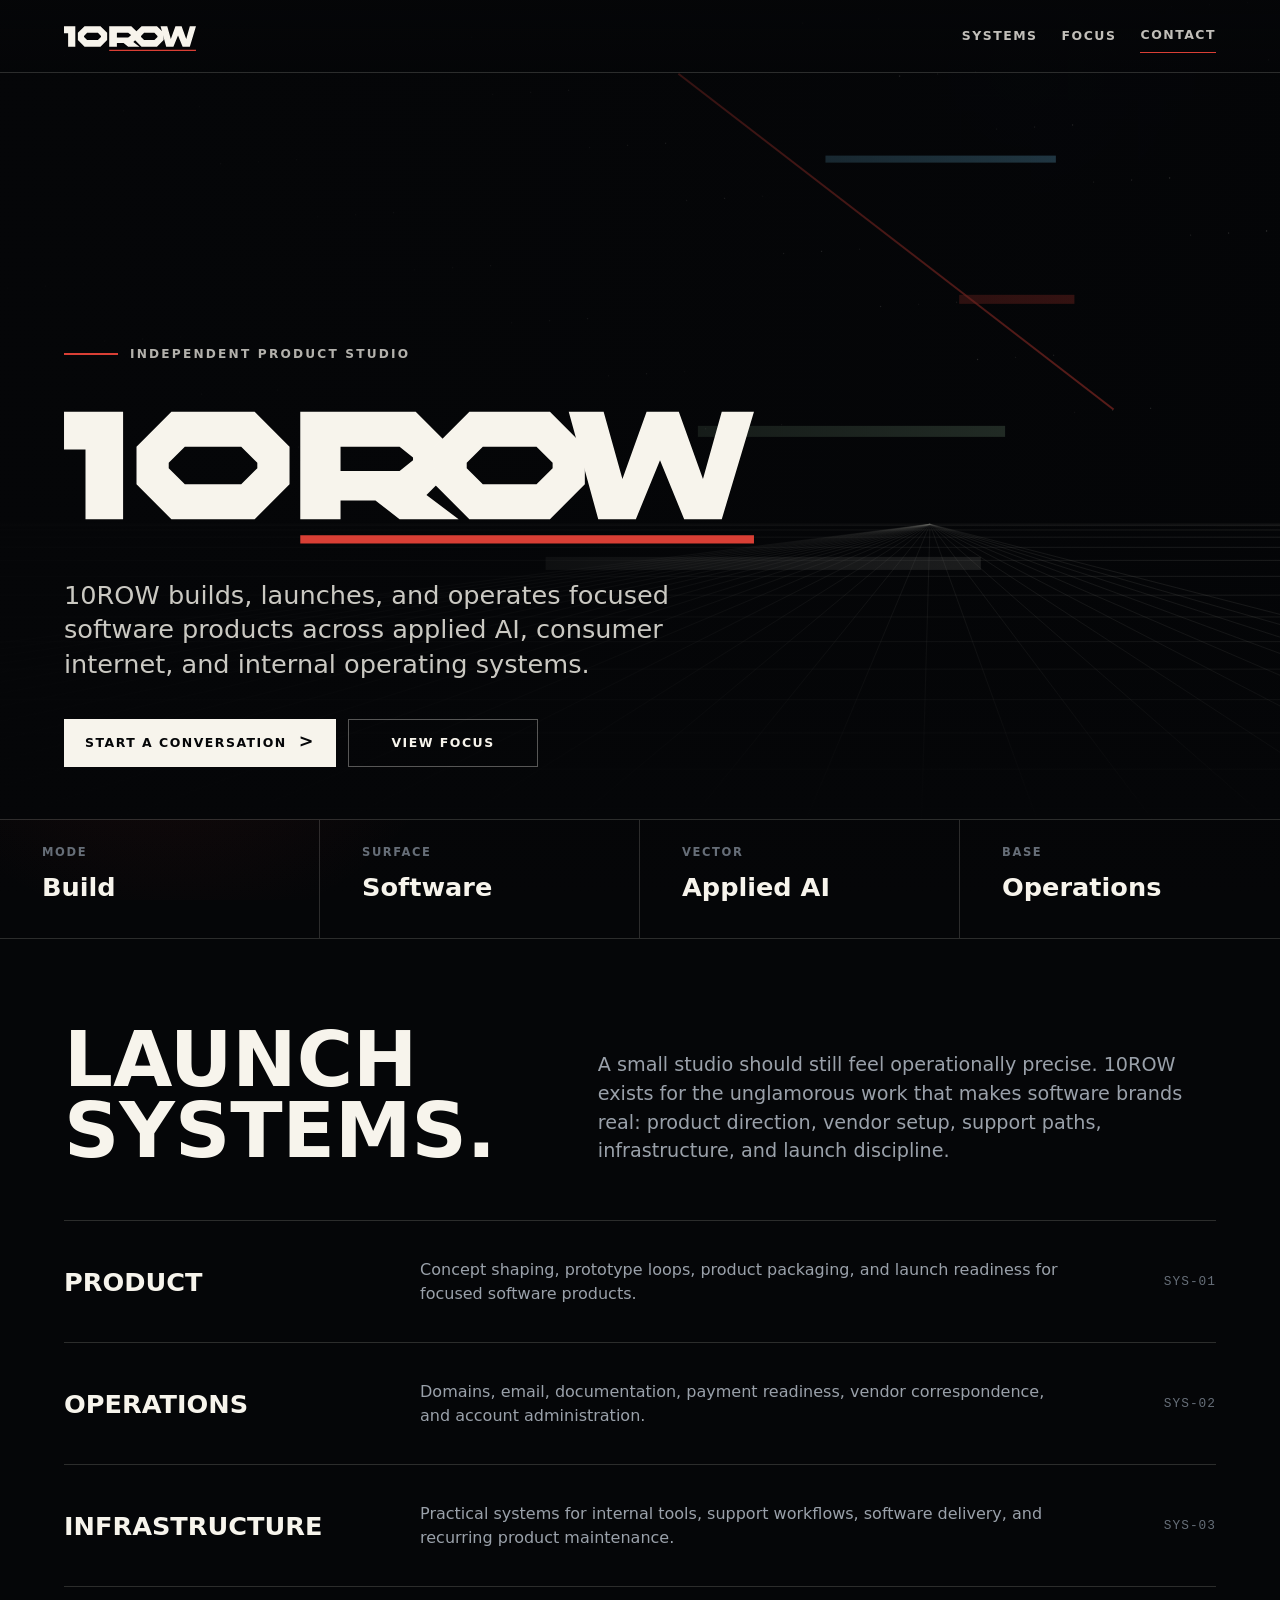
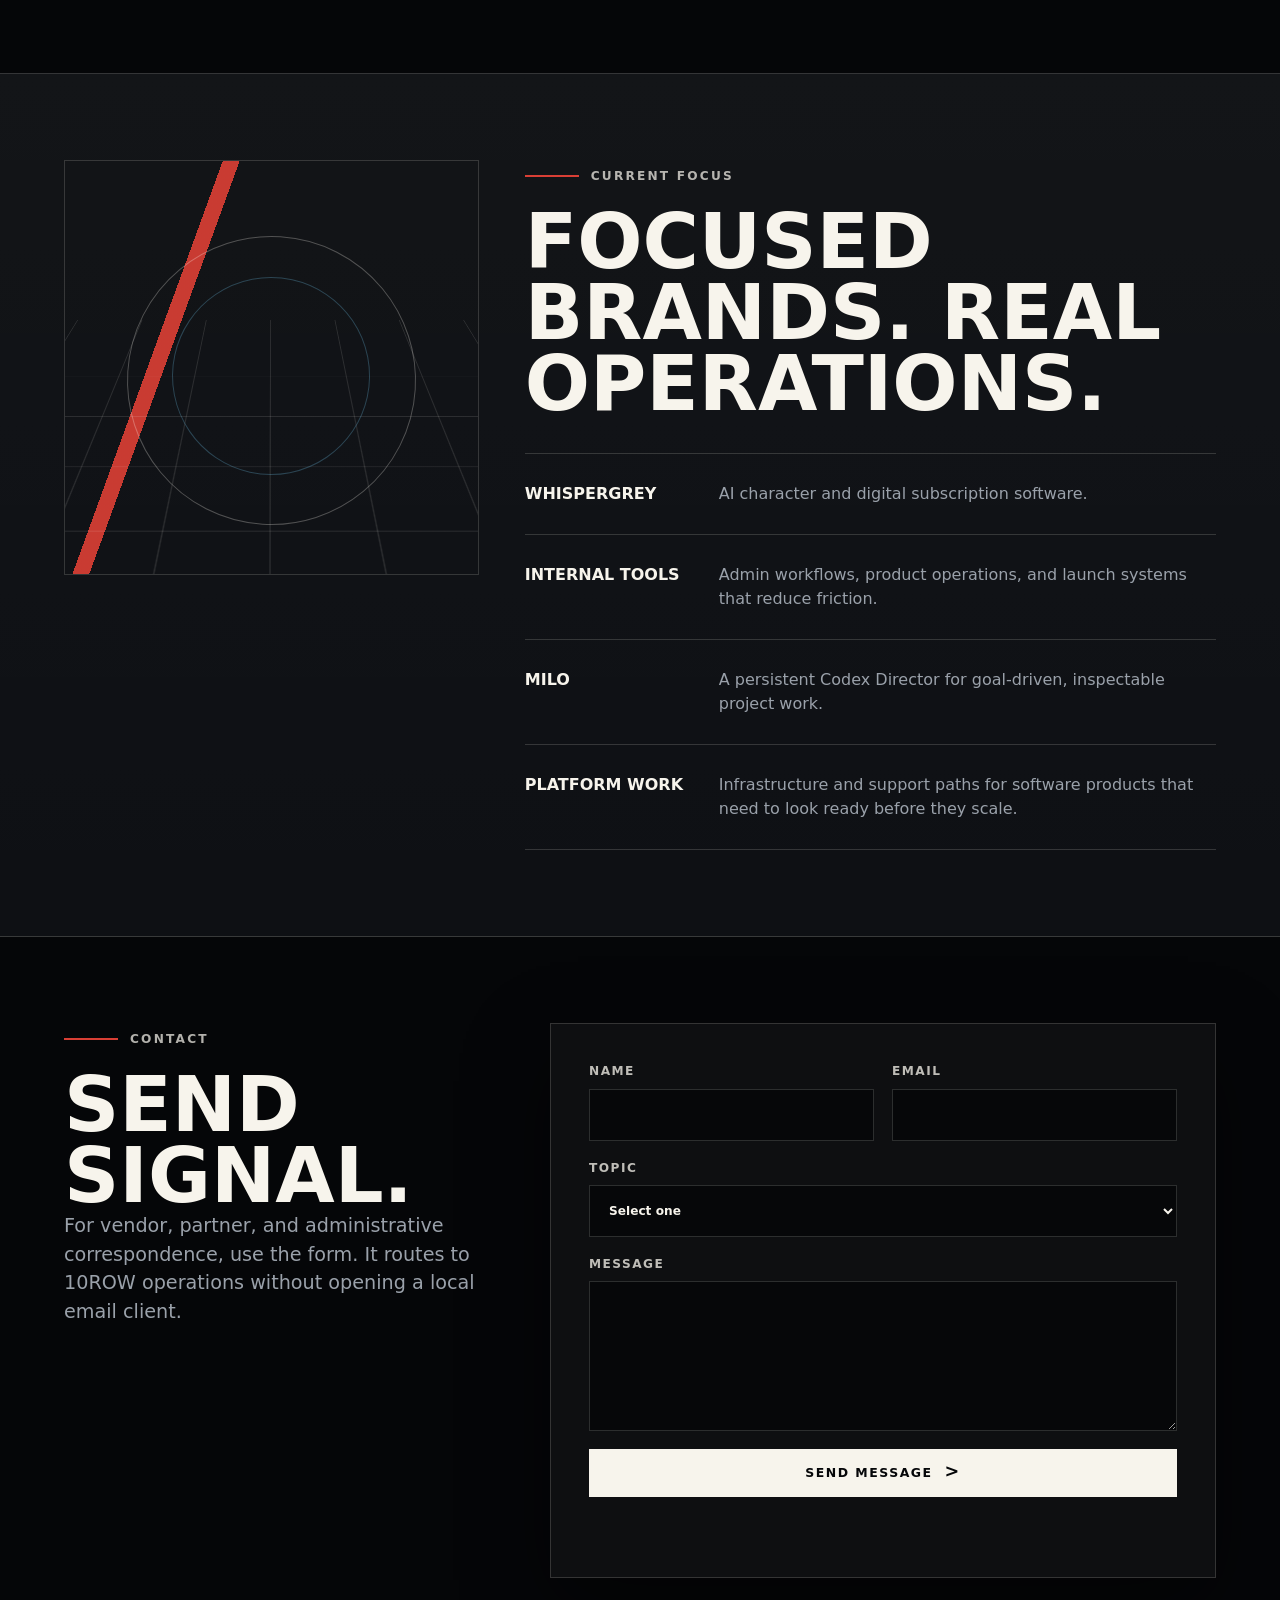
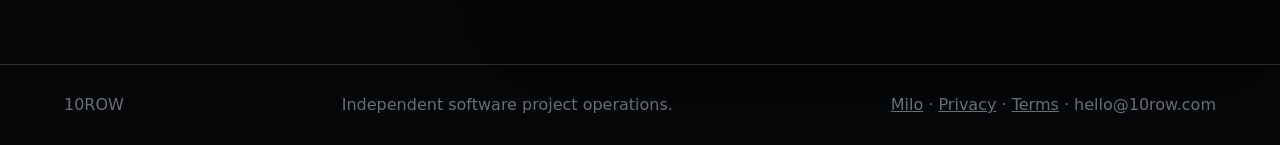
<file: index.html>
<!doctype html>
<html lang="en">
  <head>
    <meta charset="utf-8">
    <meta name="viewport" content="width=device-width, initial-scale=1">
    <title>10ROW</title>
    <meta name="description" content="10ROW is an independent product studio building and operating focused software businesses.">
    <meta property="og:title" content="10ROW">
    <meta property="og:description" content="An independent product studio for focused software products, applied AI, and operating systems.">
    <meta property="og:type" content="website">
    <meta name="theme-color" content="#050608">
    <link rel="icon" type="image/svg+xml" href="assets/10row-mark.svg">
    <style>
      :root {
        color-scheme: dark;
        --black: #050608;
        --black-2: #090b0f;
        --ink: #f7f4ec;
        --muted: #9aa1aa;
        --dim: #666e78;
        --line: rgba(247, 244, 236, 0.16);
        --line-strong: rgba(247, 244, 236, 0.34);
        --red: #d93f35;
        --cyan: #7ad5ff;
        --green: #9ac59d;
        --gold: #d2b26d;
        --panel: rgba(255, 255, 255, 0.055);
        --shadow: 0 30px 80px rgba(0, 0, 0, 0.48);
      }

      * {
        box-sizing: border-box;
      }

      html {
        background: var(--black);
        color: var(--ink);
        font-family: "Aptos", "Inter", "Segoe UI", system-ui, -apple-system, BlinkMacSystemFont, sans-serif;
        line-height: 1.5;
        scroll-behavior: smooth;
        text-size-adjust: 100%;
      }

      body {
        margin: 0;
        min-width: 320px;
        overflow-x: hidden;
      }

      body::before {
        background:
          linear-gradient(90deg, rgba(255, 255, 255, 0.04) 1px, transparent 1px),
          linear-gradient(0deg, rgba(255, 255, 255, 0.035) 1px, transparent 1px);
        background-size: 96px 96px;
        content: "";
        inset: 0;
        opacity: 0.34;
        pointer-events: none;
        position: fixed;
        z-index: -2;
      }

      body::after {
        background:
          radial-gradient(circle at 80% 8%, rgba(122, 213, 255, 0.12), transparent 28%),
          radial-gradient(circle at 14% 70%, rgba(217, 63, 53, 0.11), transparent 24%),
          linear-gradient(180deg, transparent 0%, rgba(5, 6, 8, 0.8) 58%, var(--black) 100%);
        content: "";
        inset: 0;
        pointer-events: none;
        position: fixed;
        z-index: -1;
      }

      a {
        color: inherit;
      }

      button,
      input,
      textarea,
      select {
        font: inherit;
      }

      button {
        cursor: pointer;
      }

      .site-header {
        align-items: center;
        background: linear-gradient(180deg, rgba(5, 6, 8, 0.92), rgba(5, 6, 8, 0.62));
        border-bottom: 1px solid var(--line);
        display: flex;
        gap: 28px;
        justify-content: space-between;
        left: 0;
        padding: 18px clamp(20px, 5vw, 72px);
        position: fixed;
        right: 0;
        top: 0;
        z-index: 20;
      }

      .wordmark {
        align-items: center;
        display: inline-flex;
        gap: 14px;
        min-height: 36px;
        text-decoration: none;
      }

      .wordmark svg {
        display: block;
        height: auto;
        width: 132px;
      }

      .wordmark .mark-line {
        transform-origin: center;
      }

      .site-nav {
        align-items: center;
        display: flex;
        gap: 24px;
      }

      .site-nav a,
      .nav-button {
        background: transparent;
        border: 0;
        color: rgba(247, 244, 236, 0.78);
        font-size: 0.78rem;
        font-weight: 760;
        letter-spacing: 0.12em;
        line-height: 1;
        padding: 10px 0;
        text-decoration: none;
        text-transform: uppercase;
      }

      .site-nav a:hover,
      .nav-button:hover {
        color: var(--ink);
      }

      .nav-button {
        border-bottom: 1px solid var(--red);
      }

      .hero {
        align-items: end;
        display: flex;
        min-height: 91vh;
        overflow: hidden;
        padding: 124px clamp(20px, 5vw, 72px) 52px;
        position: relative;
      }

      .hero-canvas {
        height: 100%;
        inset: 0;
        opacity: 0.95;
        pointer-events: none;
        position: absolute;
        width: 100%;
      }

      .hero::after {
        background:
          linear-gradient(90deg, rgba(5, 6, 8, 0.94) 0%, rgba(5, 6, 8, 0.76) 42%, rgba(5, 6, 8, 0.18) 100%),
          linear-gradient(180deg, transparent 0%, rgba(5, 6, 8, 0.22) 70%, var(--black) 100%);
        content: "";
        inset: 0;
        pointer-events: none;
        position: absolute;
      }

      .hero-inner {
        max-width: 920px;
        position: relative;
        z-index: 1;
      }

      .kicker {
        align-items: center;
        color: rgba(247, 244, 236, 0.72);
        display: inline-flex;
        font-size: 0.76rem;
        font-weight: 790;
        gap: 12px;
        letter-spacing: 0.18em;
        margin: 0 0 22px;
        text-transform: uppercase;
      }

      .kicker::before {
        background: var(--red);
        content: "";
        display: inline-block;
        height: 2px;
        width: 54px;
      }

      .hero-logo-title {
        margin: 0;
        width: min(100%, 700px);
      }

      .hero-wordmark {
        display: block;
        height: auto;
        width: 100%;
      }

      .hero-copy {
        color: rgba(247, 244, 236, 0.82);
        font-size: clamp(1.1rem, 2vw, 1.65rem);
        line-height: 1.34;
        margin: 32px 0 0;
        max-width: 690px;
      }

      .hero-actions {
        align-items: center;
        display: flex;
        flex-wrap: wrap;
        gap: 12px;
        margin-top: 38px;
      }

      .button {
        align-items: center;
        background: var(--ink);
        border: 1px solid var(--ink);
        color: var(--black);
        display: inline-flex;
        font-size: 0.78rem;
        font-weight: 840;
        gap: 12px;
        justify-content: center;
        letter-spacing: 0.12em;
        min-height: 48px;
        min-width: 190px;
        padding: 0 20px;
        text-decoration: none;
        text-transform: uppercase;
        transition: background 180ms ease, color 180ms ease, border-color 180ms ease, transform 180ms ease;
      }

      .button:hover {
        transform: translateY(-2px);
      }

      .button.secondary {
        background: transparent;
        border-color: var(--line-strong);
        color: var(--ink);
      }

      .button.secondary:hover {
        border-color: var(--ink);
      }

      .button .arrow {
        display: inline-block;
        font-size: 1.1rem;
        line-height: 1;
        transform: translateY(-1px);
      }

      .mission-strip {
        border-bottom: 1px solid var(--line);
        border-top: 1px solid var(--line);
        display: grid;
        grid-template-columns: repeat(4, minmax(0, 1fr));
        position: relative;
        z-index: 2;
      }

      .mission-cell {
        border-right: 1px solid var(--line);
        min-height: 118px;
        padding: 24px clamp(20px, 5vw, 42px);
      }

      .mission-cell:last-child {
        border-right: 0;
      }

      .mission-cell span {
        color: var(--dim);
        display: block;
        font-size: 0.72rem;
        font-weight: 780;
        letter-spacing: 0.14em;
        margin-bottom: 12px;
        text-transform: uppercase;
      }

      .mission-cell strong {
        color: var(--ink);
        display: block;
        font-size: clamp(1.18rem, 2vw, 1.85rem);
        line-height: 1.1;
      }

      .section {
        padding: 86px clamp(20px, 5vw, 72px);
      }

      .section-inner {
        margin: 0 auto;
        max-width: 1240px;
      }

      .section-head {
        align-items: end;
        display: grid;
        gap: 28px;
        grid-template-columns: minmax(0, 0.9fr) minmax(320px, 1.1fr);
        margin-bottom: 54px;
      }

      h2 {
        font-size: clamp(2.6rem, 6vw, 6.7rem);
        font-weight: 890;
        letter-spacing: 0;
        line-height: 0.92;
        margin: 0;
        text-transform: uppercase;
      }

      .lead {
        color: var(--muted);
        font-size: clamp(1rem, 1.5vw, 1.2rem);
        margin: 0;
        max-width: 720px;
      }

      .systems {
        border-top: 1px solid var(--line);
      }

      .system-row {
        align-items: center;
        border-bottom: 1px solid var(--line);
        display: grid;
        gap: 28px;
        grid-template-columns: 0.55fr 1.2fr auto;
        min-height: 122px;
        padding: 28px 0;
      }

      .system-row h3 {
        font-size: clamp(1.2rem, 2vw, 2rem);
        letter-spacing: 0;
        margin: 0;
        text-transform: uppercase;
      }

      .system-row p {
        color: var(--muted);
        margin: 0;
        max-width: 650px;
      }

      .system-code {
        color: var(--dim);
        font-family: "SFMono-Regular", Consolas, monospace;
        font-size: 0.8rem;
        justify-self: end;
        letter-spacing: 0.08em;
      }

      .dark-band {
        background:
          linear-gradient(180deg, rgba(255, 255, 255, 0.04), rgba(255, 255, 255, 0.018)),
          var(--black-2);
        border-bottom: 1px solid var(--line);
        border-top: 1px solid var(--line);
      }

      .focus-layout {
        display: grid;
        gap: 46px;
        grid-template-columns: minmax(280px, 0.75fr) minmax(0, 1.25fr);
      }

      .focus-visual {
        aspect-ratio: 1 / 1;
        border: 1px solid var(--line);
        min-height: 340px;
        overflow: hidden;
        position: relative;
      }

      .focus-visual::before {
        background:
          linear-gradient(90deg, transparent 0 18%, rgba(247, 244, 236, 0.12) 18% 18.35%, transparent 18.35% 100%),
          linear-gradient(0deg, transparent 0 18%, rgba(247, 244, 236, 0.12) 18% 18.35%, transparent 18.35% 100%);
        background-size: 74px 74px;
        content: "";
        inset: -30px;
        position: absolute;
        transform: perspective(680px) rotateX(62deg) translateY(120px);
      }

      .focus-visual::after {
        background: linear-gradient(110deg, transparent 0 28%, rgba(217, 63, 53, 0.92) 28% 31%, transparent 31% 100%);
        content: "";
        inset: 0;
        mix-blend-mode: screen;
        position: absolute;
      }

      .orbit {
        border: 1px solid rgba(247, 244, 236, 0.28);
        border-radius: 999px;
        height: 70%;
        left: 15%;
        position: absolute;
        top: 18%;
        transform: rotate(-18deg);
        width: 70%;
      }

      .orbit:nth-child(2) {
        border-color: rgba(122, 213, 255, 0.26);
        height: 48%;
        left: 26%;
        top: 28%;
        transform: rotate(34deg);
        width: 48%;
      }

      .focus-list {
        border-top: 1px solid var(--line);
      }

      .focus-item {
        border-bottom: 1px solid var(--line);
        display: grid;
        gap: 24px;
        grid-template-columns: 170px minmax(0, 1fr);
        padding: 28px 0;
      }

      .focus-item strong {
        color: var(--ink);
        font-size: 1rem;
        text-transform: uppercase;
      }

      .focus-item span {
        color: var(--muted);
      }

      .contact-layout {
        display: grid;
        gap: 42px;
        grid-template-columns: minmax(280px, 0.8fr) minmax(320px, 1.2fr);
      }

      .contact-panel {
        background: rgba(255, 255, 255, 0.04);
        border: 1px solid var(--line);
        box-shadow: var(--shadow);
        padding: clamp(22px, 4vw, 38px);
      }

      .contact-form {
        display: grid;
        gap: 18px;
      }

      .field-grid {
        display: grid;
        gap: 18px;
        grid-template-columns: repeat(2, minmax(0, 1fr));
      }

      label {
        color: rgba(247, 244, 236, 0.76);
        display: grid;
        font-size: 0.76rem;
        font-weight: 780;
        gap: 8px;
        letter-spacing: 0.12em;
        text-transform: uppercase;
      }

      input,
      textarea,
      select {
        background: rgba(5, 6, 8, 0.76);
        border: 1px solid var(--line);
        border-radius: 0;
        color: var(--ink);
        min-height: 52px;
        outline: none;
        padding: 14px 15px;
        width: 100%;
      }

      textarea {
        min-height: 150px;
        resize: vertical;
      }

      input:focus,
      textarea:focus,
      select:focus {
        border-color: rgba(122, 213, 255, 0.7);
        box-shadow: 0 0 0 3px rgba(122, 213, 255, 0.12);
      }

      .form-status {
        color: var(--muted);
        font-size: 0.92rem;
        min-height: 24px;
      }

      .footer {
        border-top: 1px solid var(--line);
        color: var(--dim);
        display: flex;
        flex-wrap: wrap;
        gap: 12px 28px;
        justify-content: space-between;
        padding: 28px clamp(20px, 5vw, 72px);
      }

      .drawer {
        align-items: stretch;
        background: rgba(5, 6, 8, 0.76);
        display: none;
        inset: 0;
        justify-content: end;
        position: fixed;
        z-index: 80;
      }

      .drawer.open {
        display: flex;
      }

      .drawer-panel {
        background: var(--black);
        border-left: 1px solid var(--line-strong);
        box-shadow: var(--shadow);
        max-width: 620px;
        overflow-y: auto;
        padding: 28px;
        width: min(100%, 620px);
      }

      .drawer-head {
        align-items: center;
        display: flex;
        justify-content: space-between;
        margin-bottom: 34px;
      }

      .icon-button {
        align-items: center;
        background: transparent;
        border: 1px solid var(--line);
        color: var(--ink);
        display: inline-flex;
        height: 44px;
        justify-content: center;
        width: 44px;
      }

      .icon-button:hover {
        border-color: var(--ink);
      }

      .close-icon {
        display: block;
        height: 18px;
        position: relative;
        width: 18px;
      }

      .close-icon::before,
      .close-icon::after {
        background: currentColor;
        content: "";
        height: 2px;
        left: 0;
        position: absolute;
        top: 8px;
        width: 18px;
      }

      .close-icon::before {
        transform: rotate(45deg);
      }

      .close-icon::after {
        transform: rotate(-45deg);
      }

      .reveal {
        opacity: 0;
        transform: translateY(24px);
        transition: opacity 700ms ease, transform 700ms ease;
      }

      .reveal.visible {
        opacity: 1;
        transform: translateY(0);
      }

      @media (max-width: 920px) {
        .site-header {
          padding: 16px 20px;
        }

        .wordmark svg {
          width: 124px;
        }

        .site-nav {
          gap: 16px;
        }

        .site-nav a:first-child {
          display: none;
        }

        .hero {
          min-height: 88vh;
          padding: 108px 20px 46px;
        }

        .hero-logo-title {
          width: min(100%, 520px);
        }

        .mission-strip,
        .section-head,
        .focus-layout,
        .contact-layout,
        .field-grid {
          grid-template-columns: 1fr;
        }

        .mission-cell {
          border-bottom: 1px solid var(--line);
          border-right: 0;
          min-height: 96px;
        }

        .mission-cell:last-child {
          border-bottom: 0;
        }

        .section {
          padding: 64px 20px;
        }

        .system-row {
          align-items: start;
          grid-template-columns: 1fr;
          min-height: 0;
        }

        .system-code {
          justify-self: start;
        }

        .focus-item {
          grid-template-columns: 1fr;
        }
      }

      @media (max-width: 540px) {
        .site-nav a {
          display: none;
        }

        .nav-button {
          font-size: 0.72rem;
        }

        .hero-actions .button {
          width: 100%;
        }

        .drawer-panel {
          padding: 22px 20px;
        }
      }

      @media (prefers-reduced-motion: reduce) {
        html {
          scroll-behavior: auto;
        }

        .reveal,
        .button {
          transition: none;
        }

        .hero-canvas {
          display: none;
        }
      }
    </style>
  </head>
  <body>
    <svg aria-hidden="true" style="height:0;position:absolute;width:0;">
      <symbol id="logo-10row" viewBox="0 0 257 60">
        <path d="M8 50V10h14v40H8ZM0 24V10h22v14H0Z" fill="#f7f4ec"></path>
        <path fill-rule="evenodd" d="M40 10h31l13 13v14L71 50H40L27 37V23L40 10Zm5 13-6 6v2l6 6h21l6-6v-2l-6-6H45Z" fill="#f7f4ec"></path>
        <path fill-rule="evenodd" d="M88 10h43l12 12v11l-8 8 12 9h-22l-9-7h-13v7H88V10Zm15 13v9h22l5-4v-1l-5-4h-22Z" fill="#f7f4ec"></path>
        <path fill-rule="evenodd" d="M151 10h30l13 13v14l-13 13h-30l-13-13V23l13-13Zm5 13-6 6v2l6 6h20l6-6v-2l-6-6h-20Z" fill="#f7f4ec"></path>
        <path d="M188 10h13l7 25 9-25h12l9 25 7-25h12l-12 40h-14l-9-22-9 22h-14l-11-40Z" fill="#f7f4ec"></path>
        <path class="mark-line" d="M88 56h169v3H88z" fill="#d93f35"></path>
      </symbol>
    </svg>

    <header class="site-header" aria-label="Primary navigation">
      <a class="wordmark" href="#top" aria-label="10ROW home">
        <svg viewBox="0 0 257 60" role="img" aria-label="10ROW">
          <use href="#logo-10row"></use>
        </svg>
      </a>
      <nav class="site-nav" aria-label="Site navigation">
        <a href="#systems">Systems</a>
        <a href="#focus">Focus</a>
        <button class="nav-button" type="button" data-open-contact>Contact</button>
      </nav>
    </header>

    <main id="top">
      <section class="hero" aria-label="10ROW overview">
        <canvas class="hero-canvas" id="heroCanvas" aria-hidden="true"></canvas>
        <div class="hero-inner">
          <p class="kicker">Independent product studio</p>
          <h1 class="hero-logo-title" aria-label="10ROW">
            <svg class="hero-wordmark" viewBox="0 0 257 60" role="img" aria-label="10ROW">
              <use href="#logo-10row"></use>
            </svg>
          </h1>
          <p class="hero-copy">10ROW builds, launches, and operates focused software products across applied AI, consumer internet, and internal operating systems.</p>
          <div class="hero-actions">
            <button class="button" type="button" data-open-contact>
              Start a conversation <span class="arrow" aria-hidden="true">></span>
            </button>
            <a class="button secondary" href="#focus">View focus</a>
          </div>
        </div>
      </section>

      <section class="mission-strip" aria-label="Operating summary">
        <div class="mission-cell">
          <span>Mode</span>
          <strong>Build</strong>
        </div>
        <div class="mission-cell">
          <span>Surface</span>
          <strong>Software</strong>
        </div>
        <div class="mission-cell">
          <span>Vector</span>
          <strong>Applied AI</strong>
        </div>
        <div class="mission-cell">
          <span>Base</span>
          <strong>Operations</strong>
        </div>
      </section>

      <section class="section" id="systems">
        <div class="section-inner">
          <div class="section-head reveal">
            <h2>Launch systems.</h2>
            <p class="lead">A small studio should still feel operationally precise. 10ROW exists for the unglamorous work that makes software brands real: product direction, vendor setup, support paths, infrastructure, and launch discipline.</p>
          </div>
          <div class="systems">
            <article class="system-row reveal">
              <h3>Product</h3>
              <p>Concept shaping, prototype loops, product packaging, and launch readiness for focused software products.</p>
              <span class="system-code">SYS-01</span>
            </article>
            <article class="system-row reveal">
              <h3>Operations</h3>
              <p>Domains, email, documentation, payment readiness, vendor correspondence, and account administration.</p>
              <span class="system-code">SYS-02</span>
            </article>
            <article class="system-row reveal">
              <h3>Infrastructure</h3>
              <p>Practical systems for internal tools, support workflows, software delivery, and recurring product maintenance.</p>
              <span class="system-code">SYS-03</span>
            </article>
          </div>
        </div>
      </section>

      <section class="section dark-band" id="focus">
        <div class="section-inner focus-layout">
          <div class="focus-visual reveal" aria-hidden="true">
            <span class="orbit"></span>
            <span class="orbit"></span>
          </div>
          <div>
            <div class="section-head reveal" style="display:block;margin-bottom:34px;">
              <p class="kicker">Current focus</p>
              <h2>Focused brands. Real operations.</h2>
            </div>
            <div class="focus-list">
              <div class="focus-item reveal">
                <strong>WhisperGrey</strong>
                <span>AI character and digital subscription software.</span>
              </div>
              <div class="focus-item reveal">
                <strong>Internal tools</strong>
                <span>Admin workflows, product operations, and launch systems that reduce friction.</span>
              </div>
              <a class="focus-item reveal" href="milo.html" style="color:inherit;text-decoration:none;">
                <strong>Milo</strong>
                <span>A persistent Codex Director for goal-driven, inspectable project work.</span>
              </a>
              <div class="focus-item reveal">
                <strong>Platform work</strong>
                <span>Infrastructure and support paths for software products that need to look ready before they scale.</span>
              </div>
            </div>
          </div>
        </div>
      </section>

      <section class="section" id="contact">
        <div class="section-inner contact-layout">
          <div class="reveal">
            <p class="kicker">Contact</p>
            <h2>Send signal.</h2>
            <p class="lead">For vendor, partner, and administrative correspondence, use the form. It routes to 10ROW operations without opening a local email client.</p>
          </div>
          <div class="contact-panel reveal">
            <form class="contact-form" data-contact-form action="https://formsubmit.co/ajax/hello@10row.com" method="POST">
              <input type="hidden" name="_subject" value="10ROW website inquiry">
              <input type="hidden" name="_template" value="table">
              <input type="hidden" name="_url" value="https://10row.com">
              <input type="text" name="_honey" tabindex="-1" autocomplete="off" style="display:none">
              <div class="field-grid">
                <label>
                  Name
                  <input name="name" autocomplete="name" required>
                </label>
                <label>
                  Email
                  <input name="email" type="email" autocomplete="email" required>
                </label>
              </div>
              <label>
                Topic
                <select name="topic" required>
                  <option value="">Select one</option>
                  <option>Vendor or admin correspondence</option>
                  <option>Product or partnership inquiry</option>
                  <option>Support or operations</option>
                </select>
              </label>
              <label>
                Message
                <textarea name="message" required></textarea>
              </label>
              <button class="button" type="submit">Send message <span class="arrow" aria-hidden="true">></span></button>
              <div class="form-status" role="status" aria-live="polite"></div>
            </form>
          </div>
        </div>
      </section>
    </main>

    <footer class="footer">
      <span>10ROW</span>
      <span>Independent software project operations.</span>
      <span><a href="milo.html">Milo</a> · <a href="milo-privacy.html">Privacy</a> · <a href="milo-terms.html">Terms</a> · hello@10row.com</span>
    </footer>

    <div class="drawer" data-contact-drawer aria-hidden="true">
      <div class="drawer-panel" role="dialog" aria-modal="true" aria-labelledby="drawerTitle">
        <div class="drawer-head">
          <div>
            <p class="kicker" style="margin:0 0 8px;">Contact</p>
            <h2 id="drawerTitle" style="font-size:clamp(2.6rem,7vw,4.8rem);">Open line.</h2>
          </div>
          <button class="icon-button" type="button" data-close-contact aria-label="Close contact form">
            <span class="close-icon" aria-hidden="true"></span>
          </button>
        </div>
        <form class="contact-form" data-contact-form action="https://formsubmit.co/ajax/hello@10row.com" method="POST">
          <input type="hidden" name="_subject" value="10ROW website inquiry">
          <input type="hidden" name="_template" value="table">
          <input type="hidden" name="_url" value="https://10row.com">
          <input type="text" name="_honey" tabindex="-1" autocomplete="off" style="display:none">
          <div class="field-grid">
            <label>
              Name
              <input name="name" autocomplete="name" required>
            </label>
            <label>
              Email
              <input name="email" type="email" autocomplete="email" required>
            </label>
          </div>
          <label>
            Topic
            <select name="topic" required>
              <option value="">Select one</option>
              <option>Vendor or admin correspondence</option>
              <option>Product or partnership inquiry</option>
              <option>Support or operations</option>
            </select>
          </label>
          <label>
            Message
            <textarea name="message" required></textarea>
          </label>
          <button class="button" type="submit">Send message <span class="arrow" aria-hidden="true">></span></button>
          <div class="form-status" role="status" aria-live="polite"></div>
        </form>
      </div>
    </div>

    <script>
      (() => {
        const canvas = document.getElementById("heroCanvas");
        const ctx = canvas.getContext("2d");
        const reducedMotion = window.matchMedia("(prefers-reduced-motion: reduce)").matches;
        let width = 0;
        let height = 0;
        let dpr = 1;
        let frame = 0;

        const resize = () => {
          dpr = Math.min(window.devicePixelRatio || 1, 2);
          width = canvas.clientWidth;
          height = canvas.clientHeight;
          canvas.width = Math.floor(width * dpr);
          canvas.height = Math.floor(height * dpr);
          ctx.setTransform(dpr, 0, 0, dpr, 0, 0);
        };

        const drawField = () => {
          frame += 1;
          ctx.clearRect(0, 0, width, height);
          ctx.fillStyle = "#050608";
          ctx.fillRect(0, 0, width, height);

          const horizon = height * 0.64;
          ctx.strokeStyle = "rgba(247,244,236,0.15)";
          ctx.lineWidth = 1;
          for (let i = 0; i < 22; i += 1) {
            const y = horizon + i * i * 1.45;
            ctx.beginPath();
            ctx.moveTo(0, y);
            ctx.lineTo(width, y);
            ctx.stroke();
          }

          const vanishingX = width * 0.72 + Math.sin(frame * 0.006) * 26;
          for (let i = -12; i <= 18; i += 1) {
            const x = i * width * 0.09;
            ctx.beginPath();
            ctx.moveTo(vanishingX, horizon);
            ctx.lineTo(x, height);
            ctx.stroke();
          }

          const blocks = [
            [0.64, 0.19, 0.18, "#7ad5ff"],
            [0.74, 0.36, 0.09, "#d93f35"],
            [0.54, 0.52, 0.24, "#9ac59d"],
            [0.43, 0.68, 0.34, "#f7f4ec"]
          ];
          blocks.forEach(([x, y, w, color], index) => {
            const drift = Math.sin(frame * 0.01 + index) * 12;
            ctx.fillStyle = color === "#f7f4ec" ? "rgba(247,244,236,0.22)" : `${color}66`;
            ctx.fillRect(width * x + drift, height * y, width * w, 7 + index * 2);
          });

          ctx.strokeStyle = "rgba(217,63,53,0.72)";
          ctx.lineWidth = 2;
          ctx.beginPath();
          ctx.moveTo(width * 0.53, height * 0.09);
          ctx.lineTo(width * 0.87, height * 0.5);
          ctx.stroke();

          ctx.fillStyle = "rgba(247,244,236,0.58)";
          for (let i = 0; i < 80; i += 1) {
            const x = (i * 97 + frame * 0.09) % width;
            const y = (i * 53) % Math.max(1, height * 0.56);
            const alpha = 0.16 + ((i % 7) / 18);
            ctx.globalAlpha = alpha;
            ctx.fillRect(x, y, 1.2, 1.2);
          }
          ctx.globalAlpha = 1;
        };

        const tick = () => {
          if (!reducedMotion) {
            drawField();
            requestAnimationFrame(tick);
          } else {
            drawField();
          }
        };

        window.addEventListener("resize", resize);
        resize();
        tick();

        const observer = new IntersectionObserver((entries) => {
          entries.forEach((entry) => {
            if (entry.isIntersecting) {
              entry.target.classList.add("visible");
              observer.unobserve(entry.target);
            }
          });
        }, { threshold: 0.18 });
        document.querySelectorAll(".reveal").forEach((node) => observer.observe(node));

        const drawer = document.querySelector("[data-contact-drawer]");
        const openers = document.querySelectorAll("[data-open-contact]");
        const closer = document.querySelector("[data-close-contact]");
        const firstDrawerInput = drawer.querySelector("input[name='name']");

        const openDrawer = () => {
          drawer.classList.add("open");
          drawer.setAttribute("aria-hidden", "false");
          document.body.style.overflow = "hidden";
          setTimeout(() => firstDrawerInput.focus(), 50);
        };

        const closeDrawer = () => {
          drawer.classList.remove("open");
          drawer.setAttribute("aria-hidden", "true");
          document.body.style.overflow = "";
        };

        openers.forEach((button) => button.addEventListener("click", openDrawer));
        closer.addEventListener("click", closeDrawer);
        drawer.addEventListener("click", (event) => {
          if (event.target === drawer) closeDrawer();
        });
        window.addEventListener("keydown", (event) => {
          if (event.key === "Escape" && drawer.classList.contains("open")) closeDrawer();
        });

        document.querySelectorAll("[data-contact-form]").forEach((form) => {
          const status = form.querySelector(".form-status");
          form.addEventListener("submit", async (event) => {
            event.preventDefault();
            status.textContent = "Sending...";
            const button = form.querySelector("button[type='submit']");
            button.disabled = true;
            try {
              const response = await fetch(form.action, {
                method: "POST",
                body: new FormData(form),
                headers: { "Accept": "application/json" }
              });
              if (!response.ok) throw new Error("Send failed");
              form.reset();
              status.textContent = "Message sent. 10ROW operations will reply from hello@10row.com.";
            } catch (error) {
              status.textContent = "The form is ready, but the live endpoint needs activation after deploy.";
            } finally {
              button.disabled = false;
            }
          });
        });
      })();
    </script>
  </body>
</html>
</file>
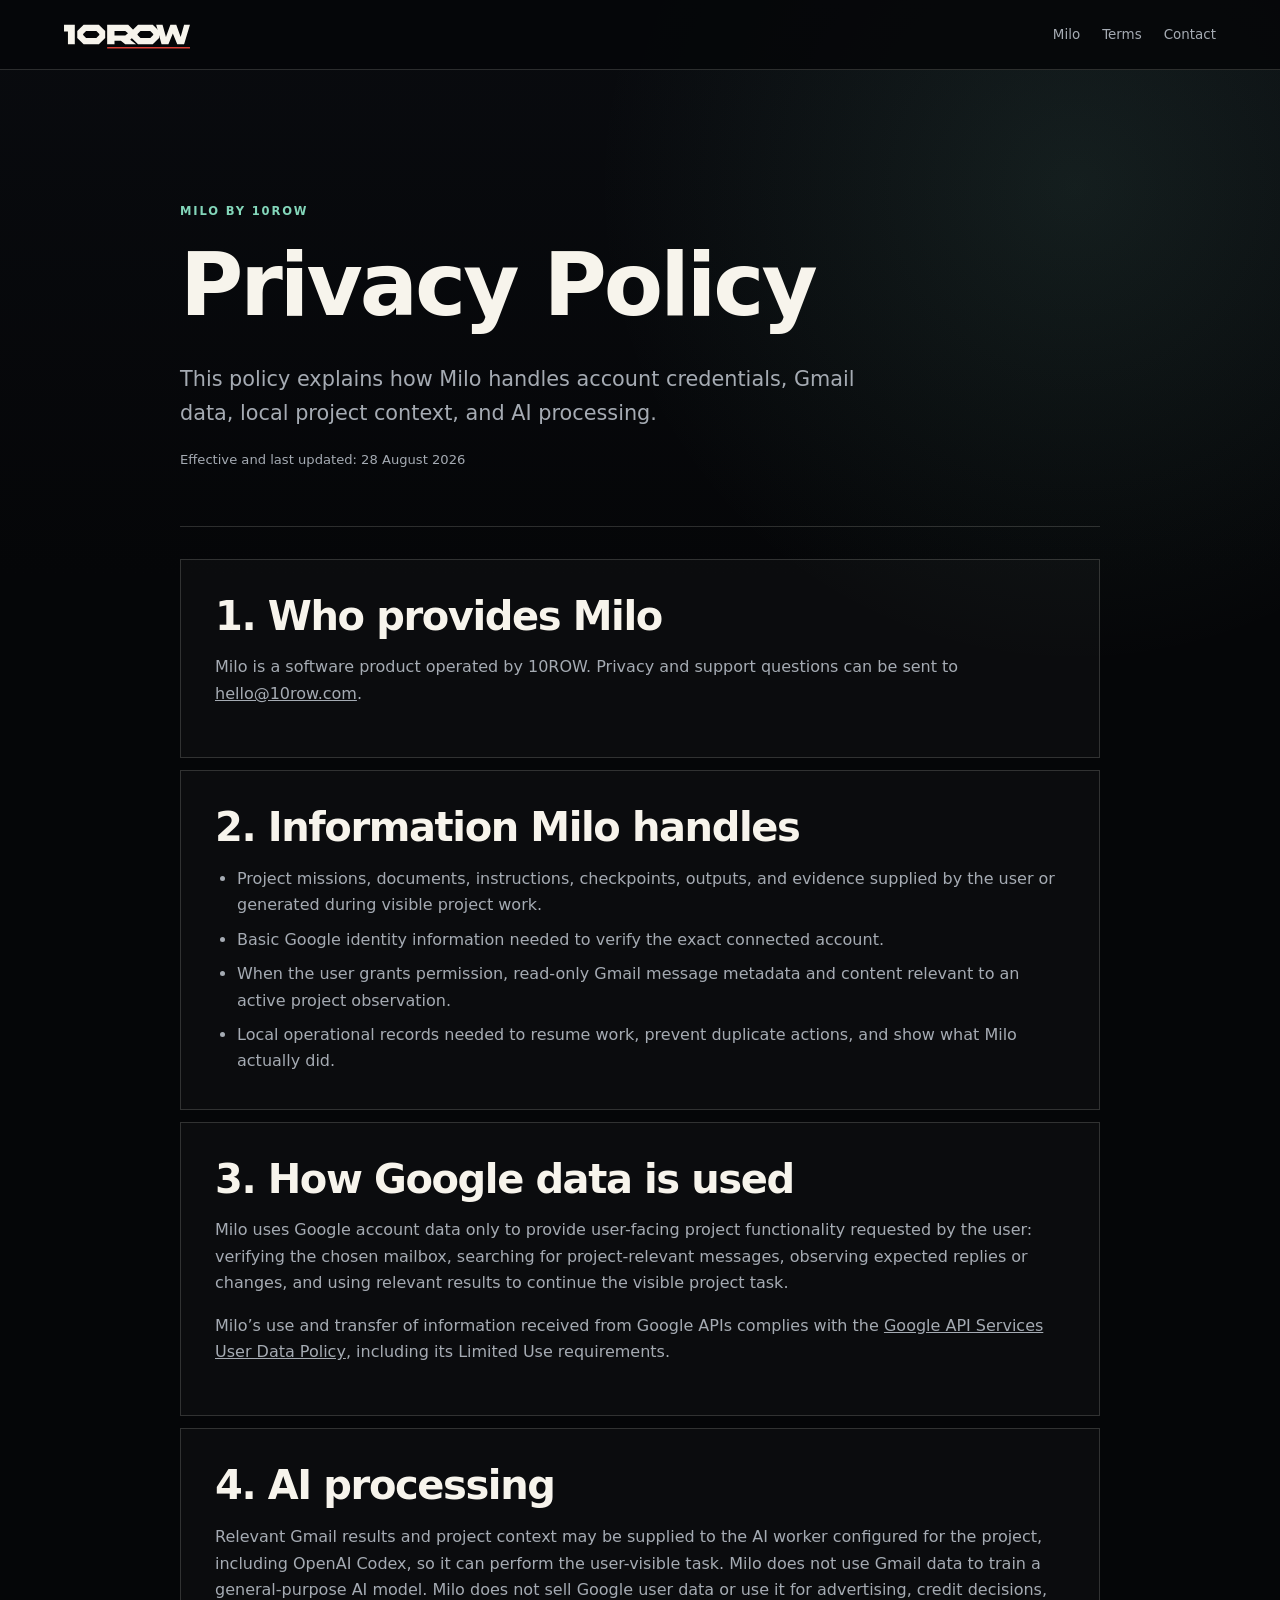
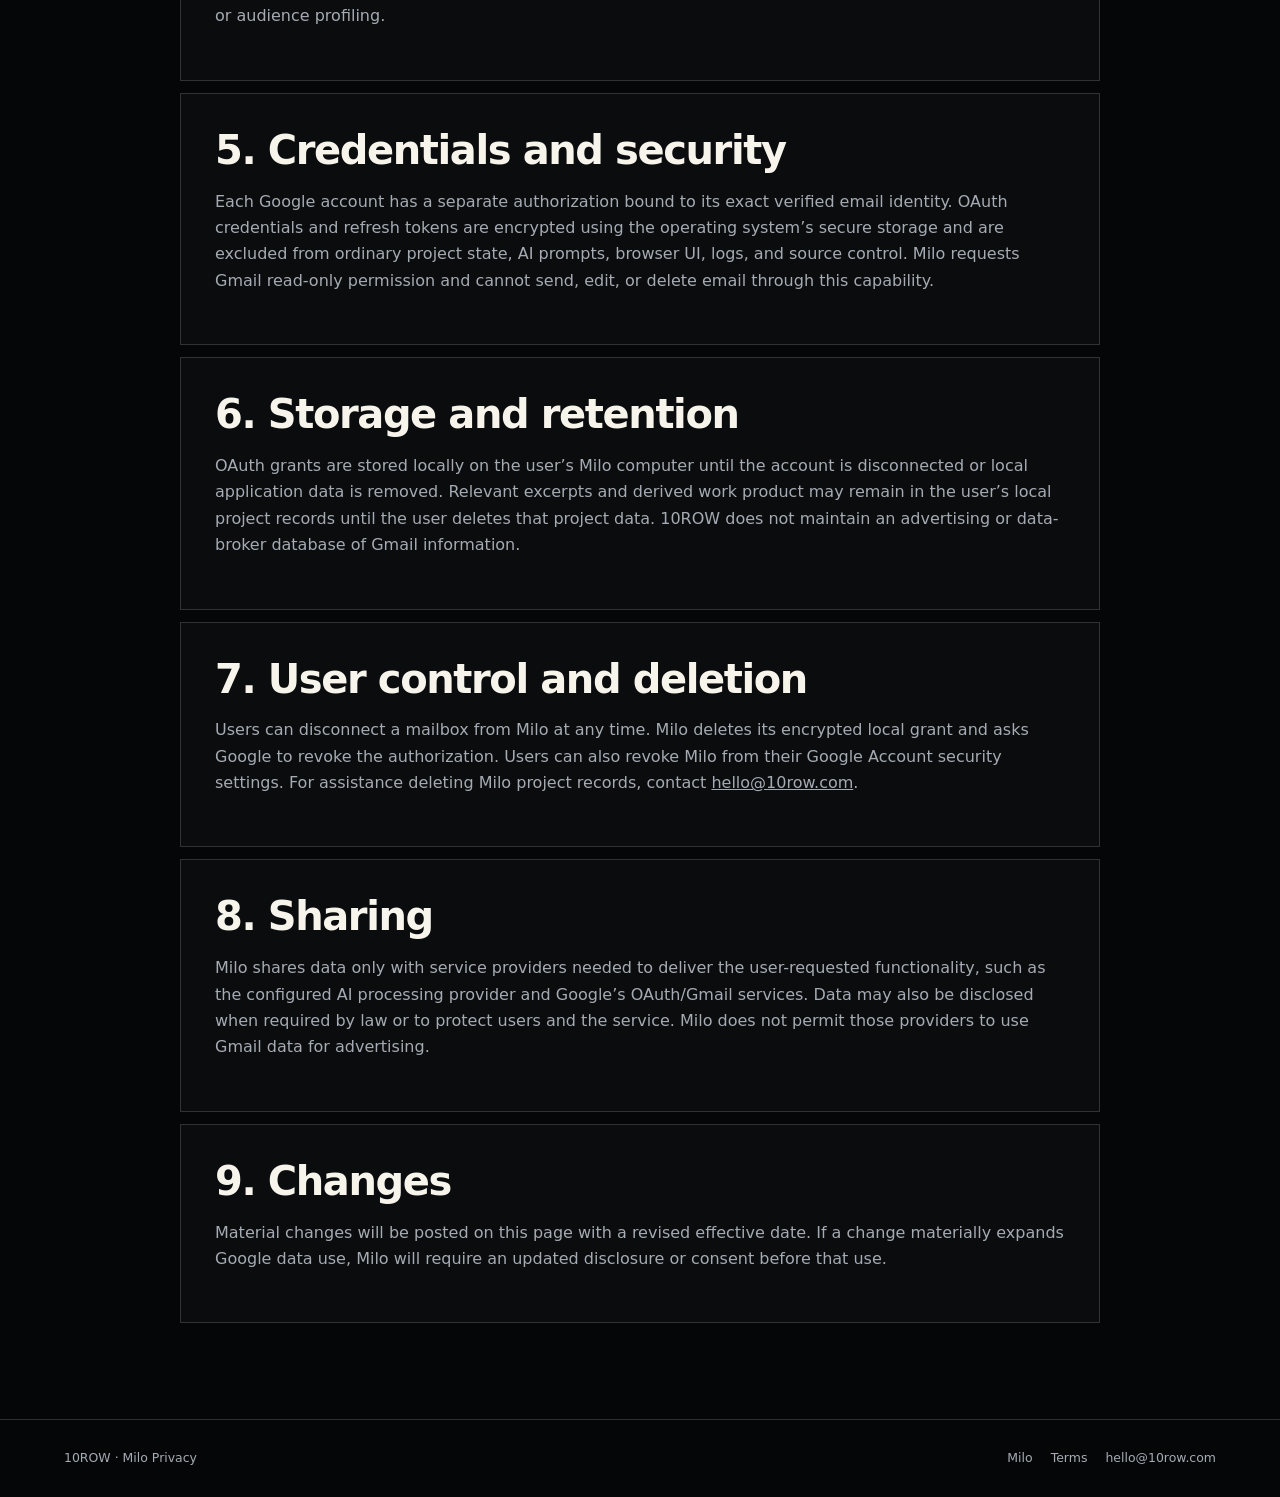
<file: milo-privacy.html>
<!doctype html>
<html lang="en">
  <head>
    <meta charset="utf-8">
    <meta name="viewport" content="width=device-width, initial-scale=1">
    <title>Milo Privacy Policy — 10ROW</title>
    <meta name="description" content="How Milo handles Google account data and local project information.">
    <link rel="canonical" href="https://www.10row.com/milo-privacy.html">
    <link rel="icon" type="image/svg+xml" href="assets/10row-mark.svg">
    <link rel="stylesheet" href="assets/milo-pages.css">
  </head>
  <body>
    <header class="site-header">
      <a class="wordmark" href="index.html" aria-label="10ROW home"><img src="assets/10row-mark.svg" alt="10ROW"></a>
      <nav class="site-nav" aria-label="Milo navigation"><a href="milo.html">Milo</a><a href="milo-terms.html">Terms</a><a href="mailto:hello@10row.com">Contact</a></nav>
    </header>

    <main class="page">
      <header class="policy-head">
        <p class="eyebrow">Milo by 10ROW</p>
        <h1>Privacy Policy</h1>
        <p class="lede">This policy explains how Milo handles account credentials, Gmail data, local project context, and AI processing.</p>
        <p class="updated">Effective and last updated: 28 August 2026</p>
      </header>

      <div class="policy-stack">
        <section class="policy-section"><h2>1. Who provides Milo</h2><p>Milo is a software product operated by 10ROW. Privacy and support questions can be sent to <a href="mailto:hello@10row.com">hello@10row.com</a>.</p></section>

        <section class="policy-section"><h2>2. Information Milo handles</h2><ul><li>Project missions, documents, instructions, checkpoints, outputs, and evidence supplied by the user or generated during visible project work.</li><li>Basic Google identity information needed to verify the exact connected account.</li><li>When the user grants permission, read-only Gmail message metadata and content relevant to an active project observation.</li><li>Local operational records needed to resume work, prevent duplicate actions, and show what Milo actually did.</li></ul></section>

        <section class="policy-section"><h2>3. How Google data is used</h2><p>Milo uses Google account data only to provide user-facing project functionality requested by the user: verifying the chosen mailbox, searching for project-relevant messages, observing expected replies or changes, and using relevant results to continue the visible project task.</p><p>Milo’s use and transfer of information received from Google APIs complies with the <a href="https://developers.google.com/terms/api-services-user-data-policy">Google API Services User Data Policy</a>, including its Limited Use requirements.</p></section>

        <section class="policy-section"><h2>4. AI processing</h2><p>Relevant Gmail results and project context may be supplied to the AI worker configured for the project, including OpenAI Codex, so it can perform the user-visible task. Milo does not use Gmail data to train a general-purpose AI model. Milo does not sell Google user data or use it for advertising, credit decisions, or audience profiling.</p></section>

        <section class="policy-section"><h2>5. Credentials and security</h2><p>Each Google account has a separate authorization bound to its exact verified email identity. OAuth credentials and refresh tokens are encrypted using the operating system’s secure storage and are excluded from ordinary project state, AI prompts, browser UI, logs, and source control. Milo requests Gmail read-only permission and cannot send, edit, or delete email through this capability.</p></section>

        <section class="policy-section"><h2>6. Storage and retention</h2><p>OAuth grants are stored locally on the user’s Milo computer until the account is disconnected or local application data is removed. Relevant excerpts and derived work product may remain in the user’s local project records until the user deletes that project data. 10ROW does not maintain an advertising or data-broker database of Gmail information.</p></section>

        <section class="policy-section"><h2>7. User control and deletion</h2><p>Users can disconnect a mailbox from Milo at any time. Milo deletes its encrypted local grant and asks Google to revoke the authorization. Users can also revoke Milo from their Google Account security settings. For assistance deleting Milo project records, contact <a href="mailto:hello@10row.com">hello@10row.com</a>.</p></section>

        <section class="policy-section"><h2>8. Sharing</h2><p>Milo shares data only with service providers needed to deliver the user-requested functionality, such as the configured AI processing provider and Google’s OAuth/Gmail services. Data may also be disclosed when required by law or to protect users and the service. Milo does not permit those providers to use Gmail data for advertising.</p></section>

        <section class="policy-section"><h2>9. Changes</h2><p>Material changes will be posted on this page with a revised effective date. If a change materially expands Google data use, Milo will require an updated disclosure or consent before that use.</p></section>
      </div>
    </main>

    <footer class="footer"><span>10ROW · Milo Privacy</span><nav aria-label="Legal links"><a href="milo.html">Milo</a><a href="milo-terms.html">Terms</a><a href="mailto:hello@10row.com">hello@10row.com</a></nav></footer>
  </body>
</html>
</file>
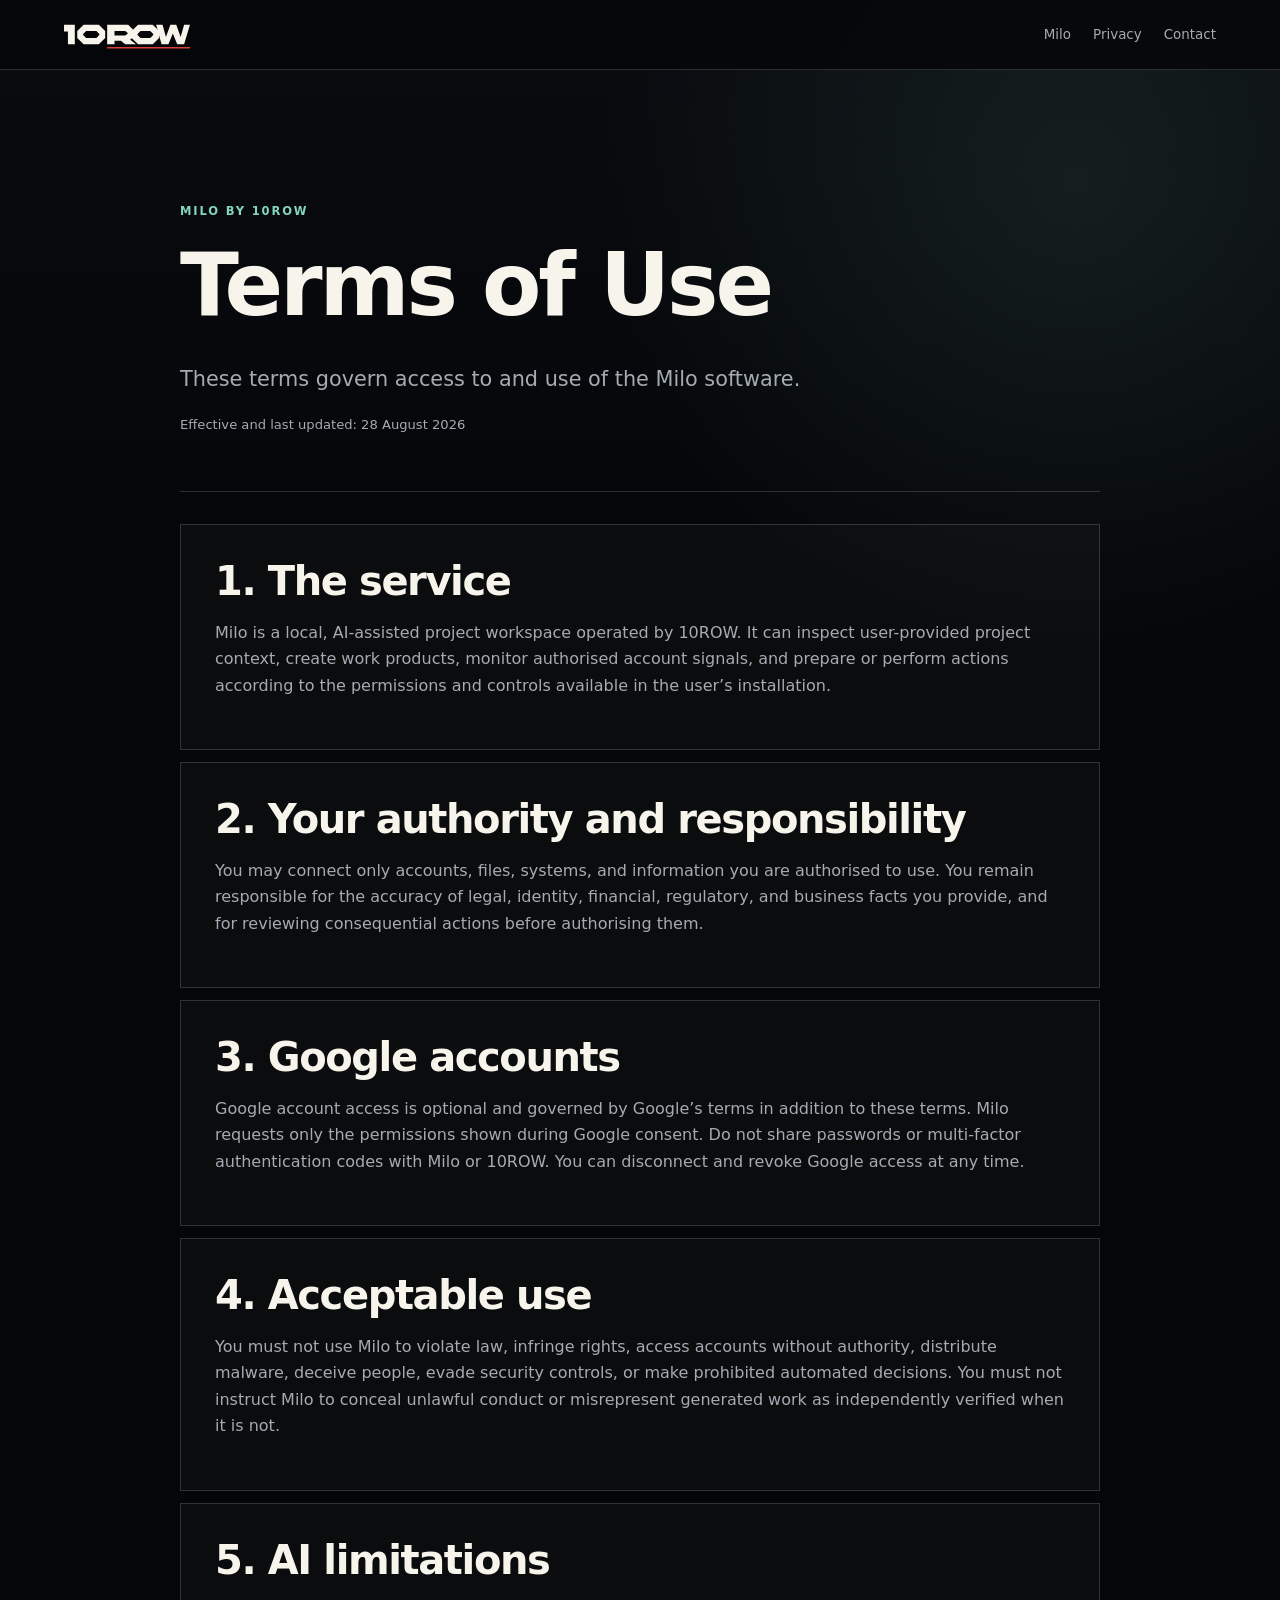
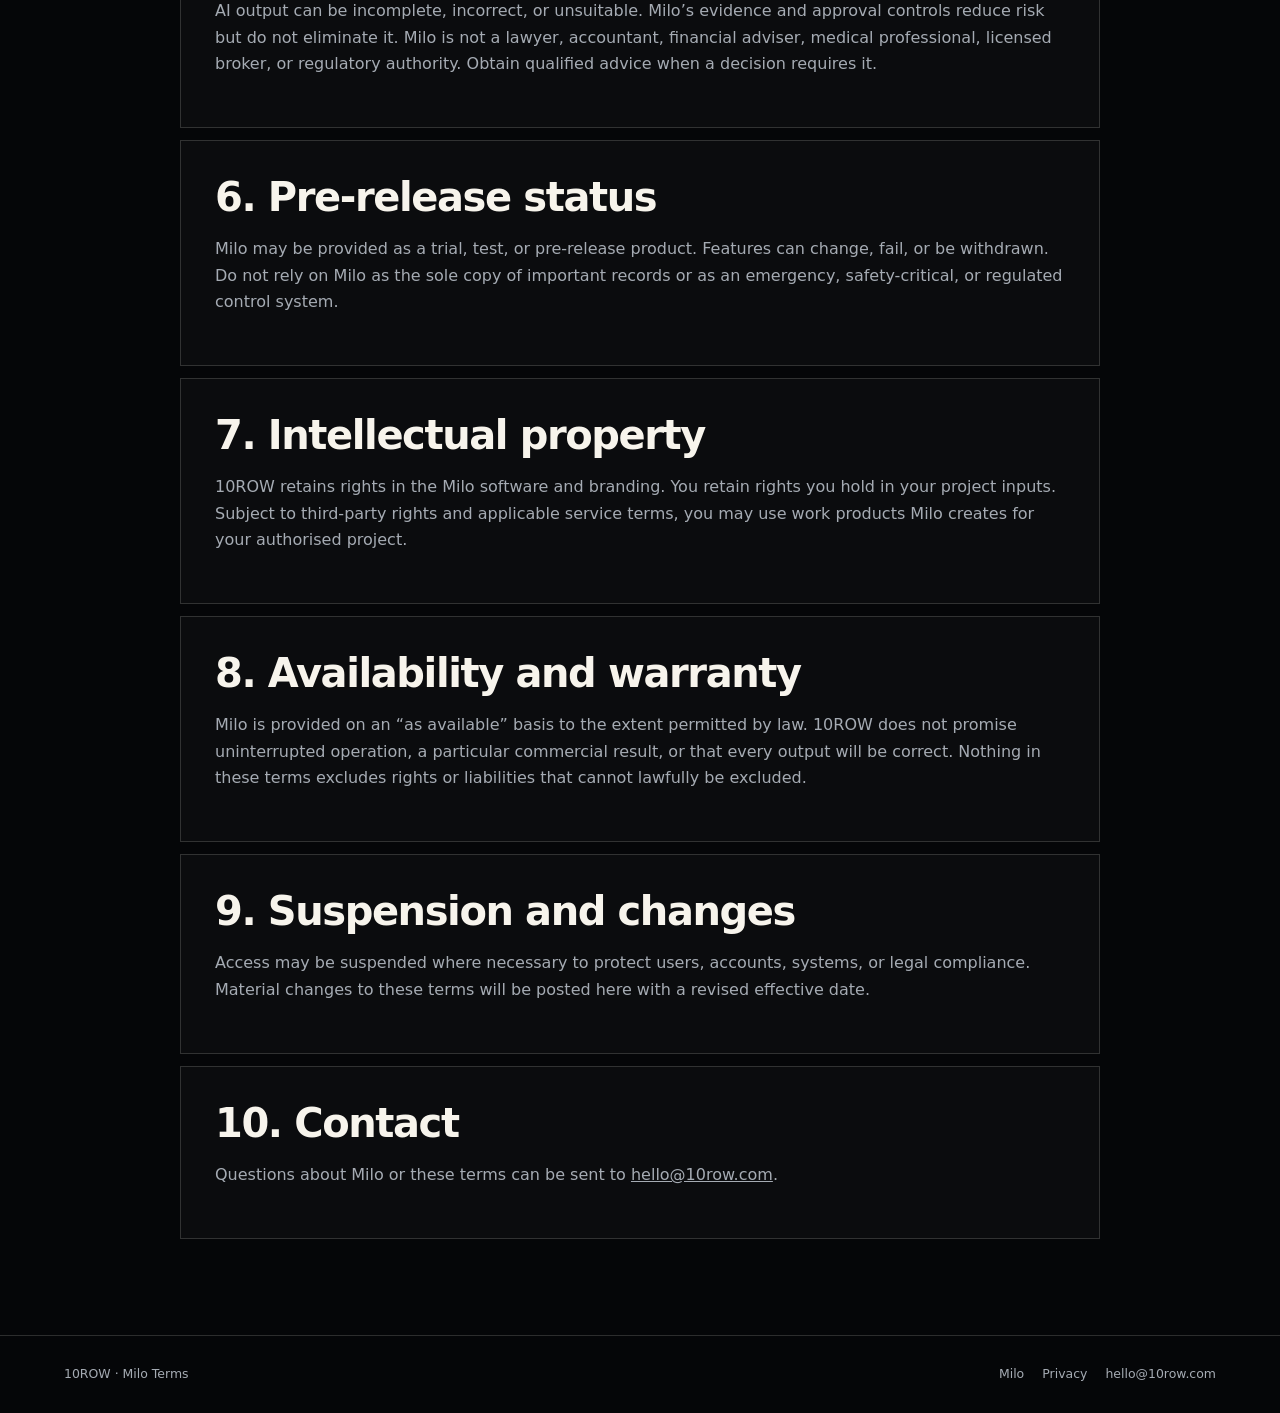
<file: milo-terms.html>
<!doctype html>
<html lang="en">
  <head>
    <meta charset="utf-8">
    <meta name="viewport" content="width=device-width, initial-scale=1">
    <title>Milo Terms of Use — 10ROW</title>
    <meta name="description" content="Terms governing use of the Milo autonomous project workspace.">
    <link rel="canonical" href="https://www.10row.com/milo-terms.html">
    <link rel="icon" type="image/svg+xml" href="assets/10row-mark.svg">
    <link rel="stylesheet" href="assets/milo-pages.css">
  </head>
  <body>
    <header class="site-header">
      <a class="wordmark" href="index.html" aria-label="10ROW home"><img src="assets/10row-mark.svg" alt="10ROW"></a>
      <nav class="site-nav" aria-label="Milo navigation"><a href="milo.html">Milo</a><a href="milo-privacy.html">Privacy</a><a href="mailto:hello@10row.com">Contact</a></nav>
    </header>

    <main class="page">
      <header class="policy-head"><p class="eyebrow">Milo by 10ROW</p><h1>Terms of Use</h1><p class="lede">These terms govern access to and use of the Milo software.</p><p class="updated">Effective and last updated: 28 August 2026</p></header>
      <div class="policy-stack">
        <section class="policy-section"><h2>1. The service</h2><p>Milo is a local, AI-assisted project workspace operated by 10ROW. It can inspect user-provided project context, create work products, monitor authorised account signals, and prepare or perform actions according to the permissions and controls available in the user’s installation.</p></section>
        <section class="policy-section"><h2>2. Your authority and responsibility</h2><p>You may connect only accounts, files, systems, and information you are authorised to use. You remain responsible for the accuracy of legal, identity, financial, regulatory, and business facts you provide, and for reviewing consequential actions before authorising them.</p></section>
        <section class="policy-section"><h2>3. Google accounts</h2><p>Google account access is optional and governed by Google’s terms in addition to these terms. Milo requests only the permissions shown during Google consent. Do not share passwords or multi-factor authentication codes with Milo or 10ROW. You can disconnect and revoke Google access at any time.</p></section>
        <section class="policy-section"><h2>4. Acceptable use</h2><p>You must not use Milo to violate law, infringe rights, access accounts without authority, distribute malware, deceive people, evade security controls, or make prohibited automated decisions. You must not instruct Milo to conceal unlawful conduct or misrepresent generated work as independently verified when it is not.</p></section>
        <section class="policy-section"><h2>5. AI limitations</h2><p>AI output can be incomplete, incorrect, or unsuitable. Milo’s evidence and approval controls reduce risk but do not eliminate it. Milo is not a lawyer, accountant, financial adviser, medical professional, licensed broker, or regulatory authority. Obtain qualified advice when a decision requires it.</p></section>
        <section class="policy-section"><h2>6. Pre-release status</h2><p>Milo may be provided as a trial, test, or pre-release product. Features can change, fail, or be withdrawn. Do not rely on Milo as the sole copy of important records or as an emergency, safety-critical, or regulated control system.</p></section>
        <section class="policy-section"><h2>7. Intellectual property</h2><p>10ROW retains rights in the Milo software and branding. You retain rights you hold in your project inputs. Subject to third-party rights and applicable service terms, you may use work products Milo creates for your authorised project.</p></section>
        <section class="policy-section"><h2>8. Availability and warranty</h2><p>Milo is provided on an “as available” basis to the extent permitted by law. 10ROW does not promise uninterrupted operation, a particular commercial result, or that every output will be correct. Nothing in these terms excludes rights or liabilities that cannot lawfully be excluded.</p></section>
        <section class="policy-section"><h2>9. Suspension and changes</h2><p>Access may be suspended where necessary to protect users, accounts, systems, or legal compliance. Material changes to these terms will be posted here with a revised effective date.</p></section>
        <section class="policy-section"><h2>10. Contact</h2><p>Questions about Milo or these terms can be sent to <a href="mailto:hello@10row.com">hello@10row.com</a>.</p></section>
      </div>
    </main>
    <footer class="footer"><span>10ROW · Milo Terms</span><nav aria-label="Legal links"><a href="milo.html">Milo</a><a href="milo-privacy.html">Privacy</a><a href="mailto:hello@10row.com">hello@10row.com</a></nav></footer>
  </body>
</html>
</file>
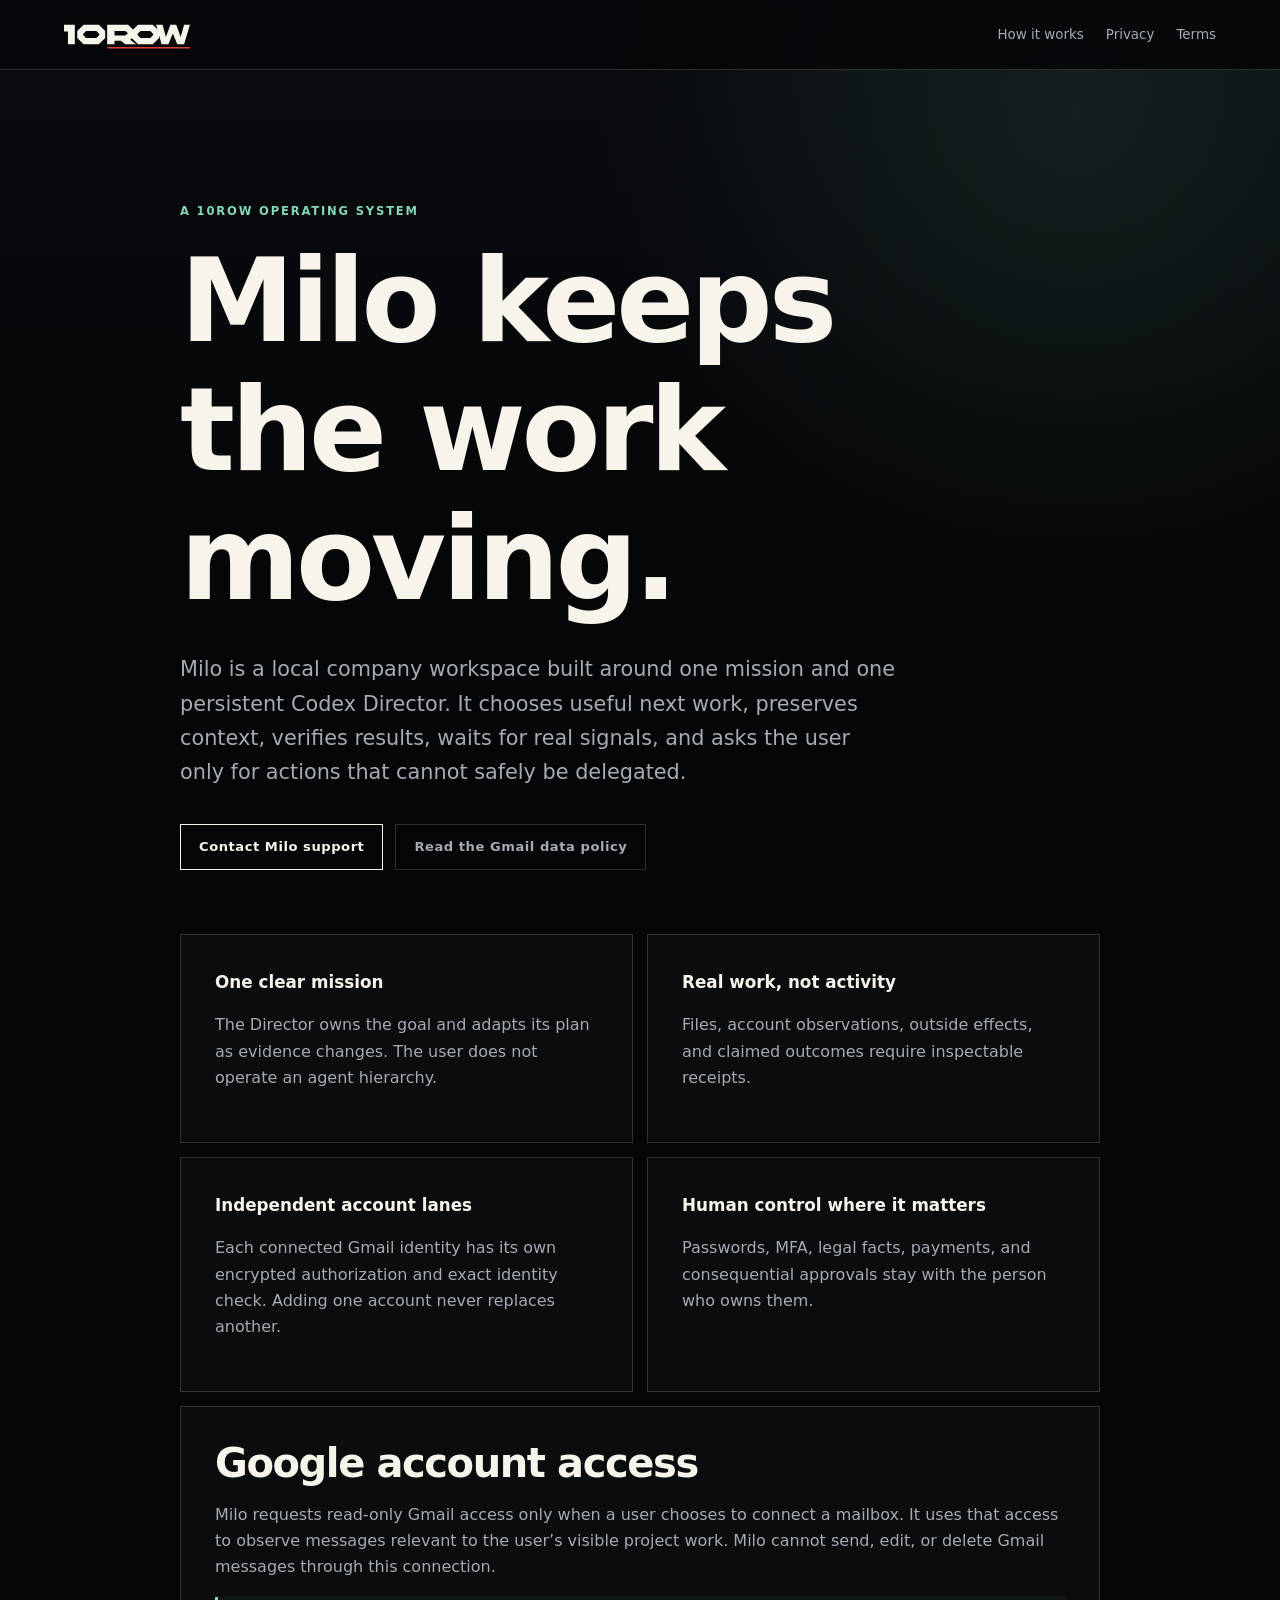
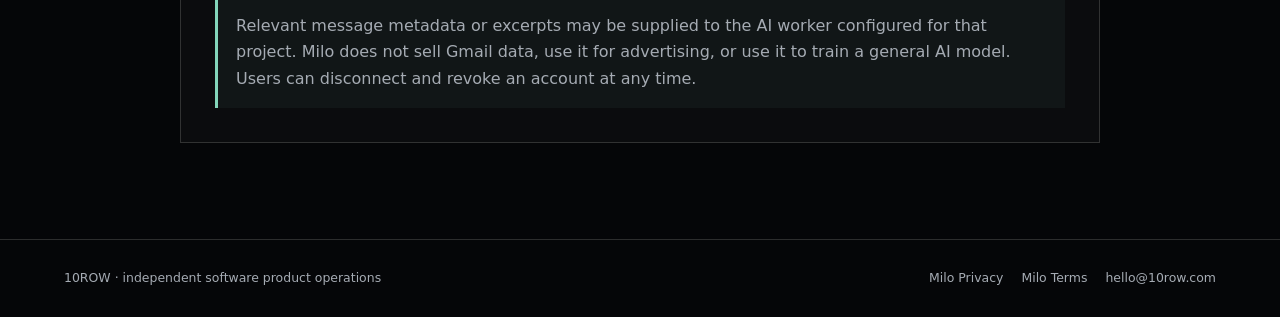
<file: milo.html>
<!doctype html>
<html lang="en">
  <head>
    <meta charset="utf-8">
    <meta name="viewport" content="width=device-width, initial-scale=1">
    <title>Milo — autonomous project work by 10ROW</title>
    <meta name="description" content="Milo is a local, goal-driven company workspace that uses Codex to perform, verify, and resume useful project work.">
    <meta property="og:title" content="Milo by 10ROW">
    <meta property="og:description" content="One mission, one persistent Director, and inspectable work instead of management theatre.">
    <meta property="og:type" content="website">
    <link rel="canonical" href="https://www.10row.com/milo.html">
    <link rel="icon" type="image/svg+xml" href="assets/10row-mark.svg">
    <link rel="stylesheet" href="assets/milo-pages.css">
  </head>
  <body>
    <header class="site-header">
      <a class="wordmark" href="index.html" aria-label="10ROW home"><img src="assets/10row-mark.svg" alt="10ROW"></a>
      <nav class="site-nav" aria-label="Milo navigation">
        <a href="#how-it-works">How it works</a>
        <a href="milo-privacy.html">Privacy</a>
        <a href="milo-terms.html">Terms</a>
      </nav>
    </header>

    <main class="page">
      <p class="eyebrow">A 10ROW operating system</p>
      <h1>Milo keeps the work moving.</h1>
      <p class="lede">Milo is a local company workspace built around one mission and one persistent Codex Director. It chooses useful next work, preserves context, verifies results, waits for real signals, and asks the user only for actions that cannot safely be delegated.</p>
      <div class="actions">
        <a class="button" href="mailto:hello@10row.com?subject=Milo%20access">Contact Milo support</a>
        <a class="button secondary" href="milo-privacy.html">Read the Gmail data policy</a>
      </div>

      <section class="grid" id="how-it-works" aria-label="How Milo works">
        <article class="card"><strong>One clear mission</strong><p>The Director owns the goal and adapts its plan as evidence changes. The user does not operate an agent hierarchy.</p></article>
        <article class="card"><strong>Real work, not activity</strong><p>Files, account observations, outside effects, and claimed outcomes require inspectable receipts.</p></article>
        <article class="card"><strong>Independent account lanes</strong><p>Each connected Gmail identity has its own encrypted authorization and exact identity check. Adding one account never replaces another.</p></article>
        <article class="card"><strong>Human control where it matters</strong><p>Passwords, MFA, legal facts, payments, and consequential approvals stay with the person who owns them.</p></article>
      </section>

      <section class="policy-section" style="margin-top:14px;">
        <h2>Google account access</h2>
        <p>Milo requests read-only Gmail access only when a user chooses to connect a mailbox. It uses that access to observe messages relevant to the user’s visible project work. Milo cannot send, edit, or delete Gmail messages through this connection.</p>
        <div class="data-note">Relevant message metadata or excerpts may be supplied to the AI worker configured for that project. Milo does not sell Gmail data, use it for advertising, or use it to train a general AI model. Users can disconnect and revoke an account at any time.</div>
      </section>
    </main>

    <footer class="footer">
      <span>10ROW · independent software product operations</span>
      <nav aria-label="Legal links"><a href="milo-privacy.html">Milo Privacy</a><a href="milo-terms.html">Milo Terms</a><a href="mailto:hello@10row.com">hello@10row.com</a></nav>
    </footer>
  </body>
</html>
</file>
<file: assets/milo-pages.css>
:root {
  color-scheme: dark;
  --bg: #050608;
  --panel: #0d1014;
  --ink: #f7f4ec;
  --muted: #a5abb3;
  --line: rgba(247, 244, 236, 0.16);
  --red: #d93f35;
  --mint: #83d6ba;
}

* { box-sizing: border-box; }

html {
  background: var(--bg);
  color: var(--ink);
  font-family: "Aptos", "Inter", "Segoe UI", system-ui, sans-serif;
  line-height: 1.65;
}

body {
  margin: 0;
  min-width: 320px;
  background:
    radial-gradient(circle at 84% 6%, rgba(131, 214, 186, 0.1), transparent 30rem),
    linear-gradient(180deg, #090b0f 0, var(--bg) 36rem);
}

a { color: inherit; }

.site-header {
  display: flex;
  align-items: center;
  justify-content: space-between;
  gap: 24px;
  padding: 20px clamp(20px, 5vw, 72px);
  border-bottom: 1px solid var(--line);
  background: rgba(5, 6, 8, 0.88);
}

.wordmark img { display: block; width: 126px; height: auto; }

.site-nav { display: flex; gap: 22px; color: var(--muted); font-size: 0.84rem; }
.site-nav a { text-decoration: none; }
.site-nav a:hover, .site-nav a:focus-visible { color: var(--ink); }

.page {
  width: min(920px, calc(100% - 40px));
  margin: 0 auto;
  padding: clamp(72px, 11vw, 132px) 0 96px;
}

.eyebrow {
  margin: 0 0 16px;
  color: var(--mint);
  font-size: 0.72rem;
  font-weight: 700;
  letter-spacing: 0.16em;
  text-transform: uppercase;
}

h1, h2, h3 { line-height: 1.12; letter-spacing: -0.035em; }
h1 { max-width: 820px; margin: 0; font-size: clamp(3.2rem, 9vw, 7.2rem); }
h2 { margin: 0 0 16px; font-size: clamp(1.6rem, 4vw, 2.5rem); }
h3 { margin: 28px 0 8px; font-size: 1.05rem; }

.lede {
  max-width: 720px;
  margin: 28px 0 0;
  color: var(--muted);
  font-size: clamp(1.05rem, 2vw, 1.3rem);
}

.actions { display: flex; flex-wrap: wrap; gap: 12px; margin-top: 34px; }
.button {
  display: inline-flex;
  align-items: center;
  min-height: 46px;
  padding: 0 18px;
  border: 1px solid var(--ink);
  text-decoration: none;
  font-size: 0.82rem;
  font-weight: 700;
  letter-spacing: 0.04em;
}
.button.secondary { border-color: var(--line); color: var(--muted); }

.grid {
  display: grid;
  grid-template-columns: repeat(2, minmax(0, 1fr));
  gap: 14px;
  margin-top: 64px;
}

.card, .policy-section {
  padding: clamp(22px, 4vw, 34px);
  border: 1px solid var(--line);
  background: rgba(255, 255, 255, 0.025);
}

.card strong { display: block; margin-bottom: 8px; font-size: 1.05rem; }
.card p, .policy-section p, .policy-section li { color: var(--muted); }

.policy-head { padding-bottom: 42px; border-bottom: 1px solid var(--line); }
.policy-head h1 { font-size: clamp(2.8rem, 7vw, 5.4rem); }
.updated { margin-top: 18px; color: var(--muted); font-size: 0.82rem; }
.policy-stack { display: grid; gap: 12px; margin-top: 32px; }
.policy-section ul { margin: 12px 0 0; padding-left: 22px; }
.policy-section li + li { margin-top: 8px; }
.policy-section code { color: var(--ink); }

.data-note {
  margin-top: 16px;
  padding: 16px 18px;
  border-left: 3px solid var(--mint);
  color: var(--muted);
  background: rgba(131, 214, 186, 0.05);
}

.footer {
  display: flex;
  flex-wrap: wrap;
  justify-content: space-between;
  gap: 16px 30px;
  padding: 28px clamp(20px, 5vw, 72px);
  border-top: 1px solid var(--line);
  color: var(--muted);
  font-size: 0.78rem;
}
.footer nav { display: flex; flex-wrap: wrap; gap: 18px; }
.footer a { text-decoration: none; }

@media (max-width: 680px) {
  .site-header { align-items: flex-start; flex-direction: column; }
  .site-nav { flex-wrap: wrap; }
  .grid { grid-template-columns: 1fr; }
}
</file>
